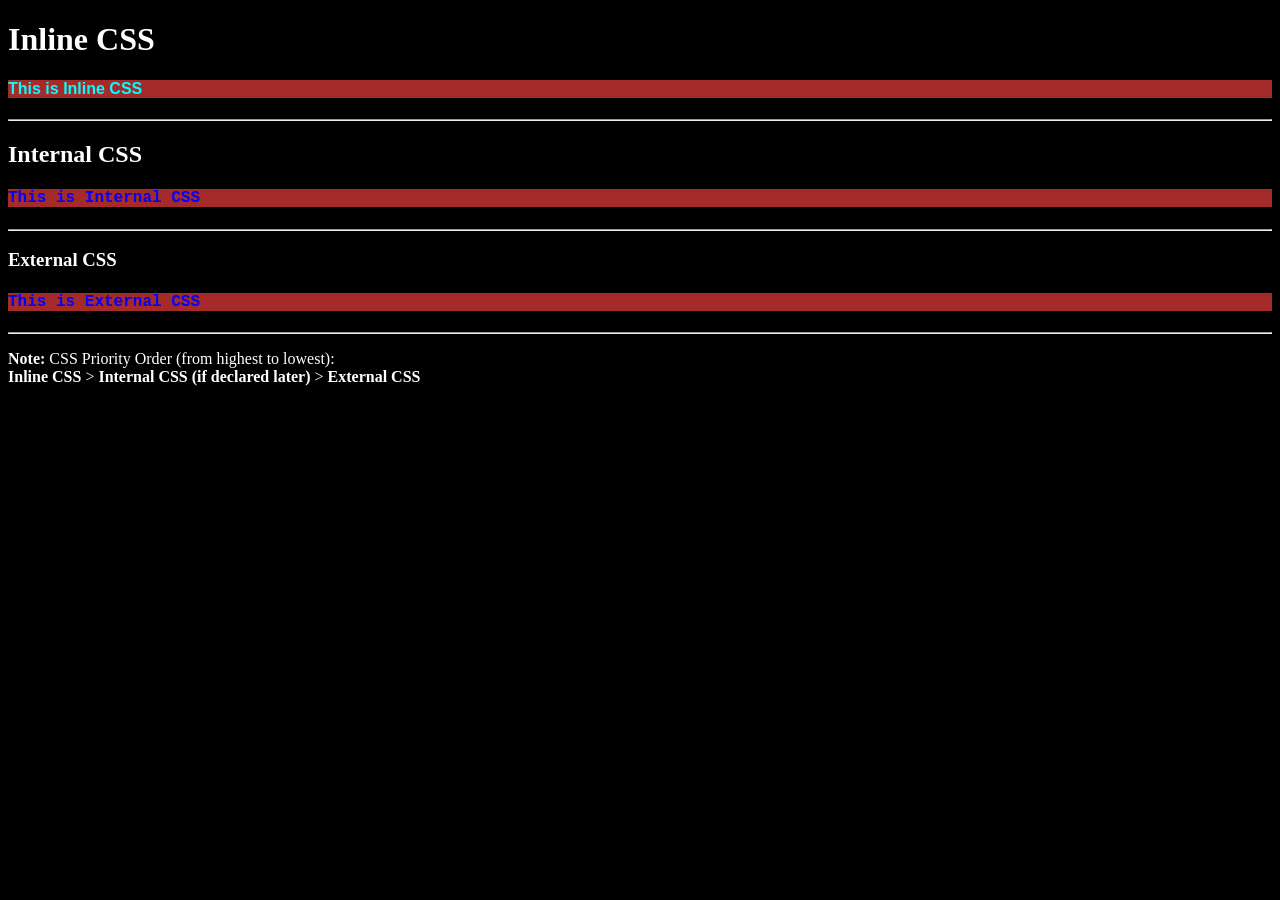
<file: 1.How to Implement CSS with HTML File/index.html>
<!DOCTYPE html>
<html lang="en">
<head>
    <meta charset="UTF-8"> <!-- Sets the character encoding for the HTML document -->
    <meta name="viewport" content="width=device-width, initial-scale=1.0"> <!-- Ensures responsive design on all devices -->
    <title>CSS Types Example</title> <!-- Title of the webpage -->

    <!-- External CSS: Links an external CSS file (style.css) -->
    <link rel="stylesheet" href="style.css">

    <!-- Internal CSS: Written inside the <style> tag within the <head> section -->
    <style>
        h4 {
            color: blue;               /* Sets text color to blue */
            background-color: brown;   /* Sets background color to brown */
        }
    </style>
</head>

<body bgcolor="black" text="white">

    <!-- Inline CSS Example -->
    <h1>Inline CSS</h1>

    <!-- Inline CSS: Written directly in the HTML element using the 'style' attribute -->
    <h4 style="color: aqua; font-family: 'Gill Sans', 'Gill Sans MT', Calibri, 'Trebuchet MS', sans-serif;">
        This is Inline CSS
    </h4>

    <hr>

    <!-- Internal CSS Example -->
    <h2>Internal CSS</h2>

    <!-- This <h4> uses the CSS from the <style> tag above -->
    <h4>This is Internal CSS</h4>

    <hr>

    <!-- External CSS Example -->
    <h3>External CSS</h3>

    <!-- External CSS is written in a separate file (style.css) and linked using <link> -->
    <h4>This is External CSS</h4>

    <hr>

    <!-- CSS Priority Explanation -->
    <p>
        <strong>Note:</strong> CSS Priority Order (from highest to lowest):
        <br>
        <b>Inline CSS</b> &gt; <b>Internal CSS (if declared later)</b> &gt; <b>External CSS</b>
    </p>

</body>
</html>
</file>
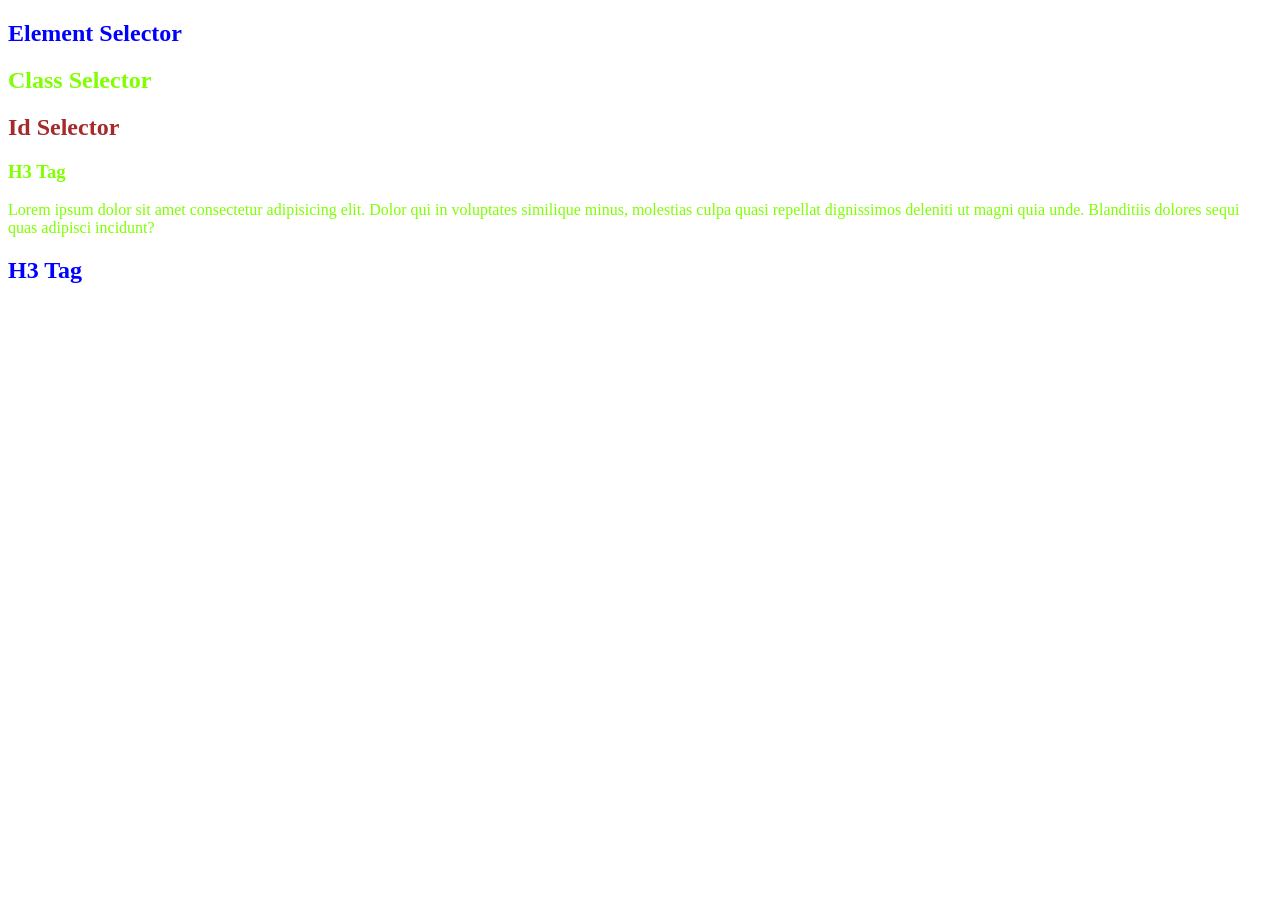
<file: 2.Basic Selector/index.html>
<!DOCTYPE html>
<html lang="en">
<head>
    <meta charset="UTF-8">
    <meta name="viewport" content="width=device-width, initial-scale=1.0">
    <title>Document</title>
    
    <style>
        /* - Element Selector :  */
        h2{
            color: blue;
        }
        /* - class Selector */
        .class1{
            color: chartreuse;
        } 
        
        /* - Id Selector */
        #id1{
            color: brown;
        }

        p{
            color: aqua;
        }
    </style>

</head>
<body>
    <h2>Element Selector</h2>
    <h2 class="class1">Class Selector</h2>
    <h2 id="id1">Id Selector</h2>


    <h3 class="class1">H3 Tag</h3>
    <p class="class1">Lorem ipsum dolor sit amet consectetur adipisicing elit. Dolor qui in voluptates similique minus, molestias culpa quasi repellat dignissimos deleniti ut magni quia unde. Blanditiis dolores sequi quas adipisci incidunt?</p>
    
    <h2>H3 Tag</h2>
    


</body>
</html>
</file>
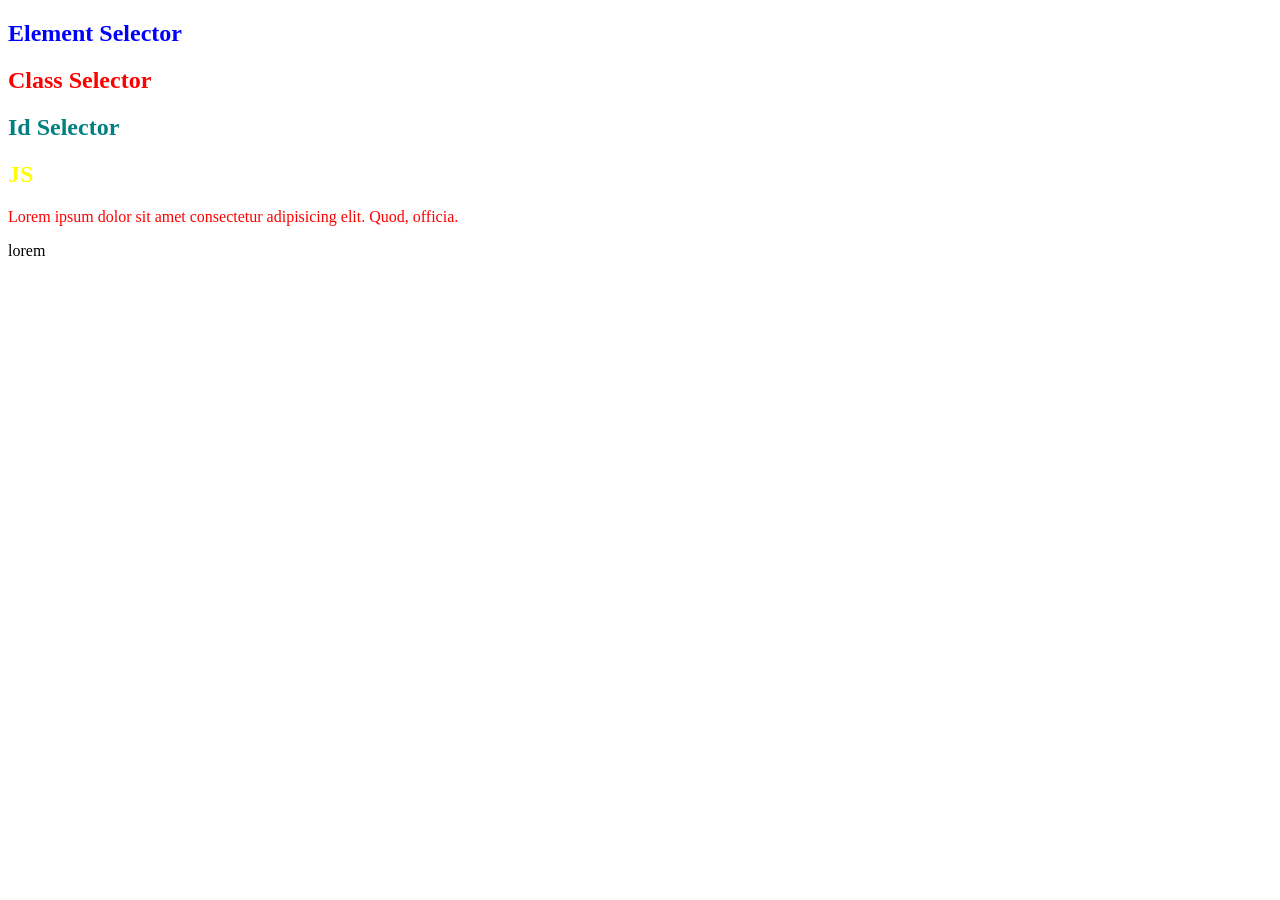
<file: 2.Basic Selector/difference.html>
<!DOCTYPE html>
<html lang="en">
<head>
    <meta charset="UTF-8">
    <meta name="viewport" content="width=device-width, initial-scale=1.0">
    <title>Document</title>
     <style>

        /* Element Selector : 
            Same design for same Elements
        */
        h2{
            color: blue;
        }

        /* Class Selector : 
            Same design for different Elements
         */
        .design1{
            color: red;
        }

        /* Id Selector : 
            if you want to Design any Single Elements 
        */
        #heading1{
            color: teal;
        }

        .heading1{
            color: yellow;
        }
     </style>
</head>
<body>
    <h2>Element Selector</h2>
    <h2 class="design1">Class Selector</h2>
    <h2 id="heading1">Id Selector</h2>
    <h2 class="heading1">JS</h2>
    <p class="design1">Lorem ipsum dolor sit amet consectetur adipisicing elit. Quod, officia.</p>
    <p id="X">lorem</p>
</body>
</html>
</file>
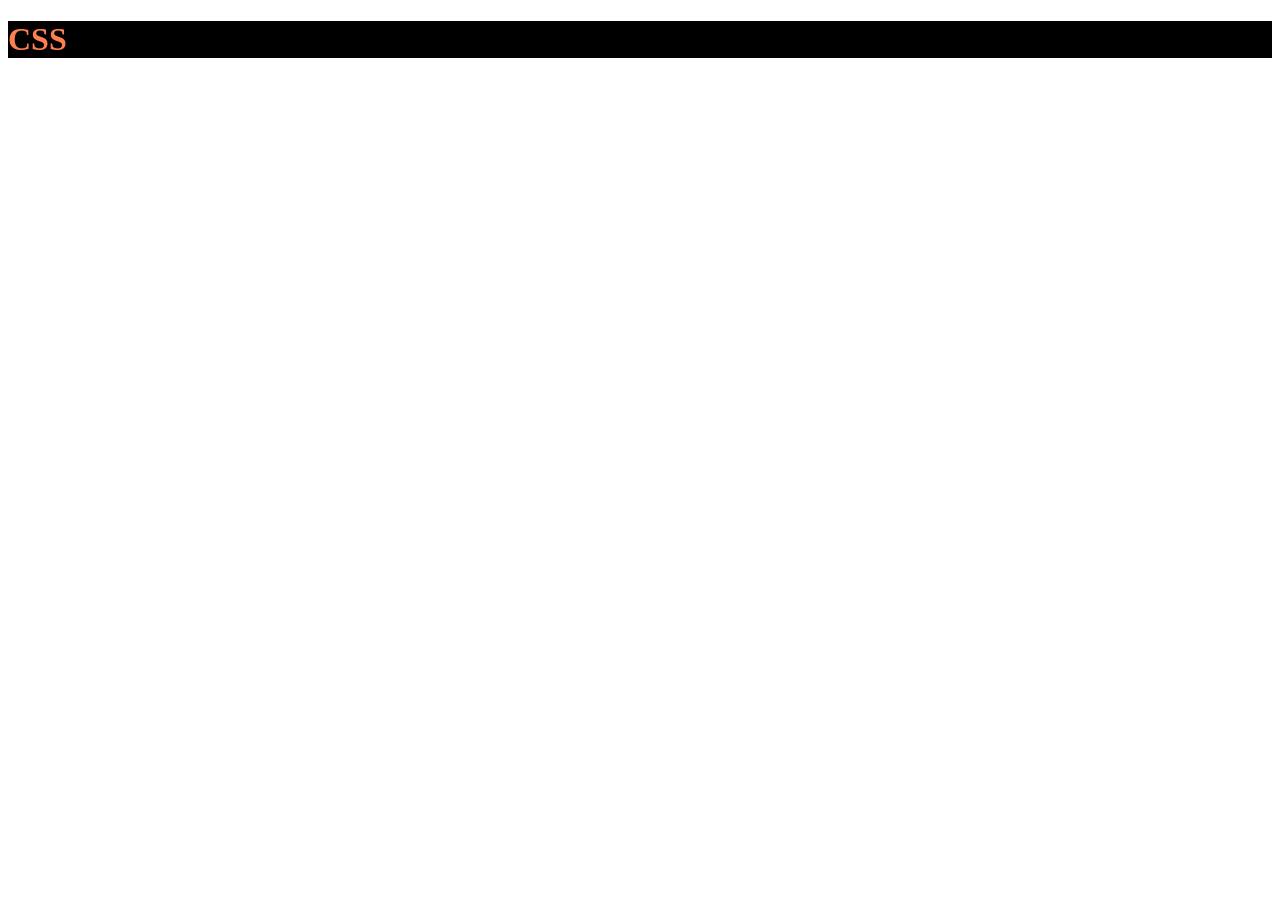
<file: 2.Basic Selector/priority.html>
<!DOCTYPE html>
<html lang="en">
<head>
    <meta charset="UTF-8">
    <meta name="viewport" content="width=device-width, initial-scale=1.0">
    <title>Document</title>
    <style>
         /* Id Selector */
        #id1{
            color: coral;
        }

        /* class Selector */
        .heading1{
            color: aqua;
        }

        /* Element Selector */
        h1{
            color: red;
            background-color: rgb(0, 0, 0);
        }
        h1{
            color: blue;
        }
    </style>
</head>
<body>
    <h1 class="heading1" id="id1">CSS</h1>
</body>
</html>

<!-- 
    Id  Selector  > Class Selector  > Element Selector 

-->
</file>
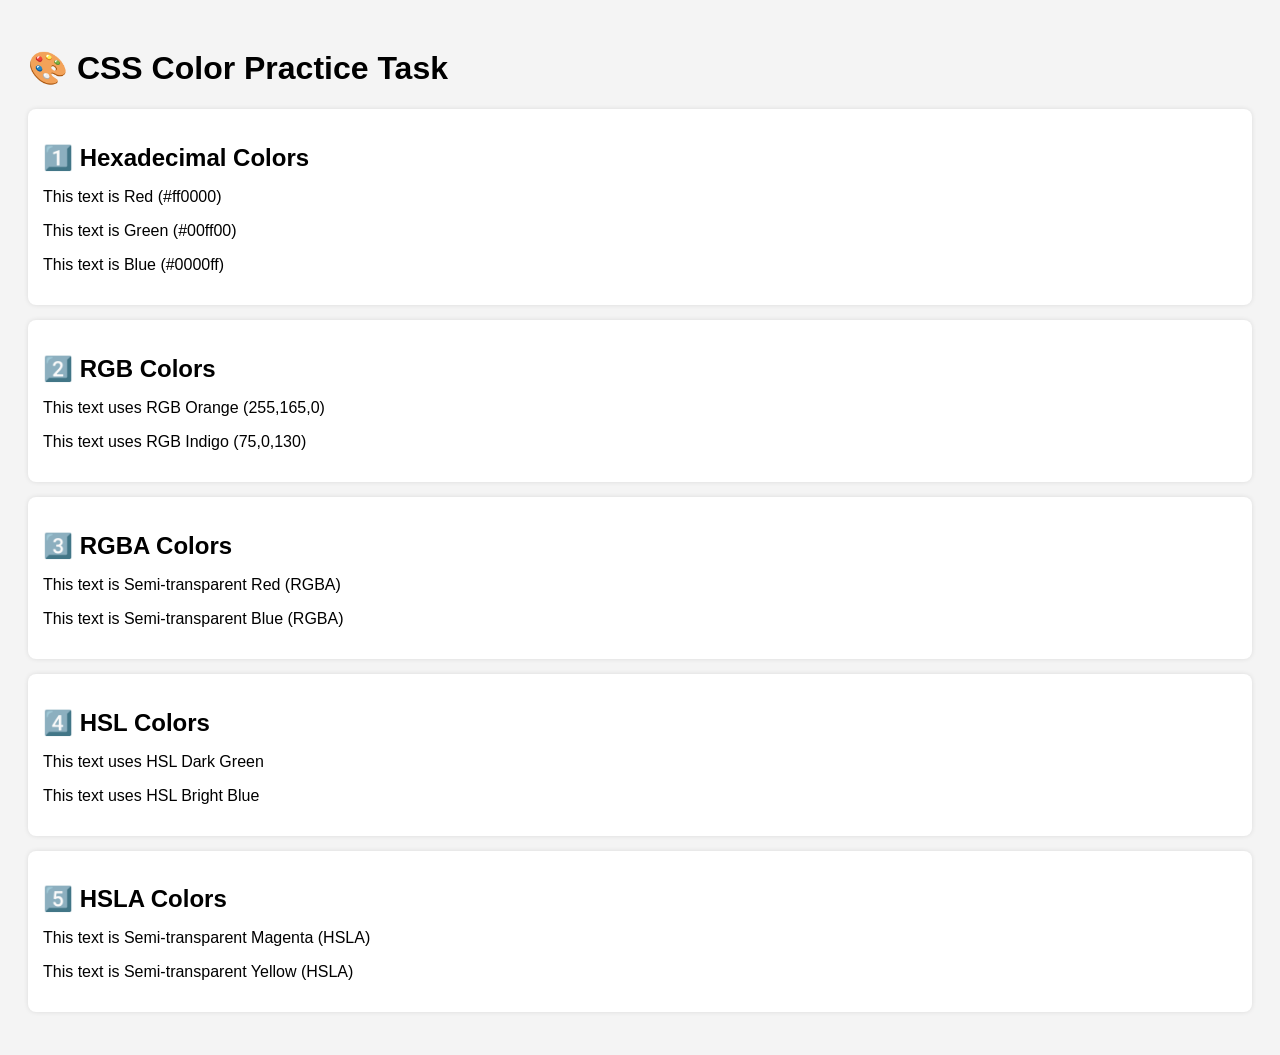
<file: Task/Task2.html>
<!DOCTYPE html>
<html lang="en">
<head>
    <meta charset="UTF-8">
    <meta name="viewport" content="width=device-width, initial-scale=1.0">
    <title>CSS Color Practice</title>
    <style>

        /* ✨ Extra Styling for Better Visibility */
        body {
            font-family: Arial, sans-serif;
            background-color: #f4f4f4;
            padding: 20px;
        }

        section {
            background: white;
            margin: 15px 0;
            padding: 15px;
            border-radius: 8px;
            box-shadow: 0 0 5px rgba(0,0,0,0.1);
        }

        h2 {
            margin-bottom: 10px;
        }
    </style>
</head>
<body>
    <h1>🎨 CSS Color Practice Task</h1>

    <section>
        <h2>1️⃣ Hexadecimal Colors</h2>
        <p id="hex1">This text is Red (#ff0000)</p>
        <p id="hex2">This text is Green (#00ff00)</p>
        <p id="hex3">This text is Blue (#0000ff)</p>
    </section>

    <section>
        <h2>2️⃣ RGB Colors</h2>
        <p class="rgb1">This text uses RGB Orange (255,165,0)</p>
        <p class="rgb2">This text uses RGB Indigo (75,0,130)</p>
    </section>

    <section>
        <h2>3️⃣ RGBA Colors</h2>
        <p class="rgba1">This text is Semi-transparent Red (RGBA)</p>
        <p class="rgba2">This text is Semi-transparent Blue (RGBA)</p>
    </section>

    <section>
        <h2>4️⃣ HSL Colors</h2>
        <p class="hsl1">This text uses HSL Dark Green</p>
        <p class="hsl2">This text uses HSL Bright Blue</p>
    </section>

    <section>
        <h2>5️⃣ HSLA Colors</h2>
        <p class="hsla1">This text is Semi-transparent Magenta (HSLA)</p>
        <p class="hsla2">This text is Semi-transparent Yellow (HSLA)</p>
    </section>
</body>
</html>
</file>
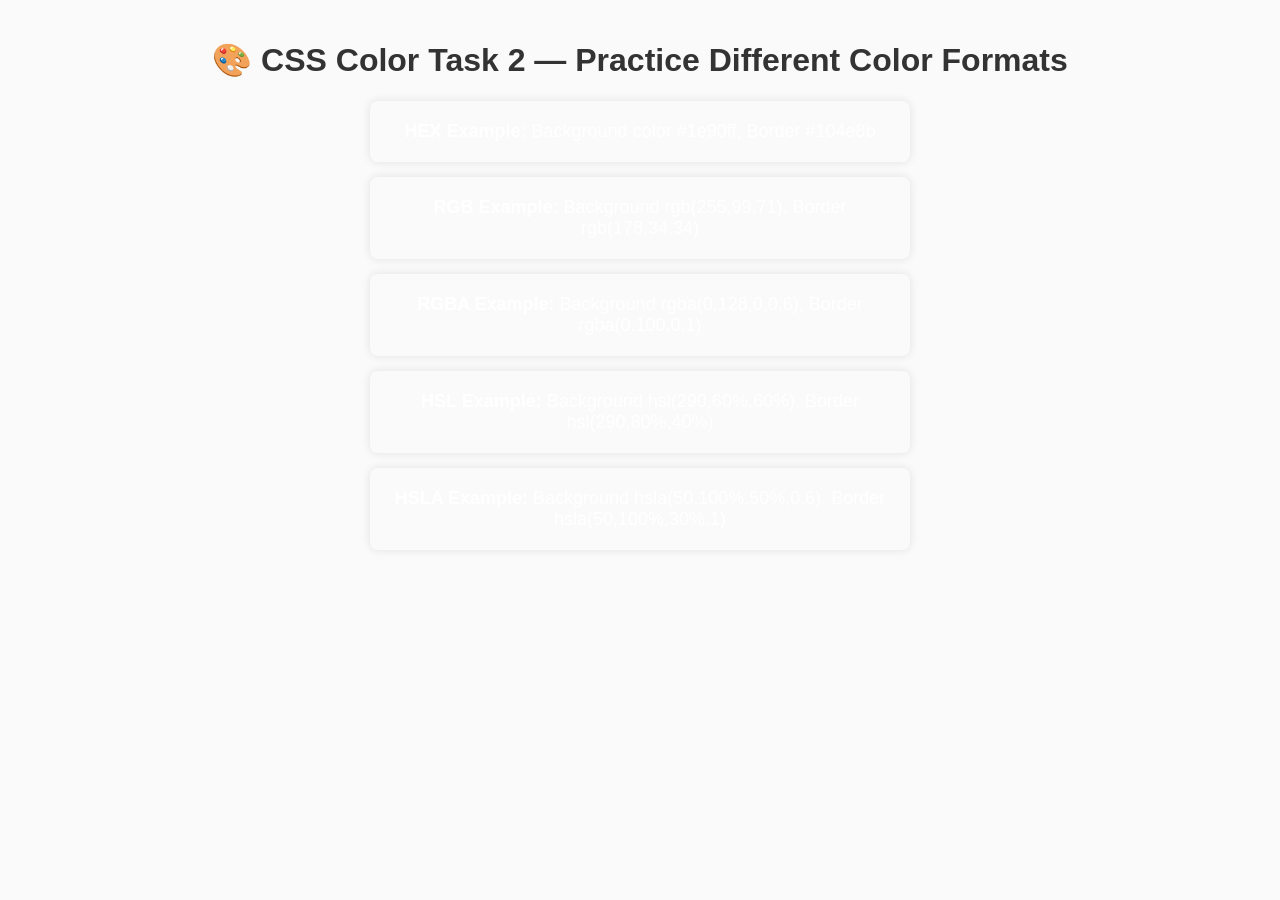
<file: Task/Taskk3.html>
<!DOCTYPE html>
<html lang="en">
<head>
    <meta charset="UTF-8">
    <meta name="viewport" content="width=device-width, initial-scale=1.0">
    <title>CSS Color Task 2</title>
    <style>
        /* ===============================
           Practice CSS Color Formats
           =============================== */

        body {
            font-family: "Segoe UI", Arial, sans-serif;
            background-color: #fafafa;
            margin: 0;
            padding: 20px;
        }

        h1 {
            text-align: center;
            color: #333;
        }

        .color-box {
            width: 90%;
            max-width: 500px;
            margin: 15px auto;
            padding: 20px;
            text-align: center;
            border-radius: 8px;
            color: white;
            font-size: 18px;
            box-shadow: 0 0 10px rgba(0,0,0,0.1);
        }

        

    </style>
</head>
<body>
    <h1>🎨 CSS Color Task 2 — Practice Different Color Formats</h1>

    <div class="color-box hex-box">
        <strong>HEX Example:</strong> Background color #1e90ff, Border #104e8b
    </div>

    <div class="color-box rgb-box">
        <strong>RGB Example:</strong> Background rgb(255,99,71), Border rgb(178,34,34)
    </div>

    <div class="color-box rgba-box">
        <strong>RGBA Example:</strong> Background rgba(0,128,0,0.6), Border rgba(0,100,0,1)
    </div>

    <div class="color-box hsl-box">
        <strong>HSL Example:</strong> Background hsl(290,60%,60%), Border hsl(290,80%,40%)
    </div>

    <div class="color-box hsla-box">
        <strong>HSLA Example:</strong> Background hsla(50,100%,50%,0.6), Border hsla(50,100%,30%,1)
    </div>

   </body>
</html>
</file>
<file: 1.How to Implement CSS with HTML File/style.css>
h4{
    color: red;
    background-color: blueviolet;
    font-family: 'Courier New', Courier, monospace;
}
</file>
